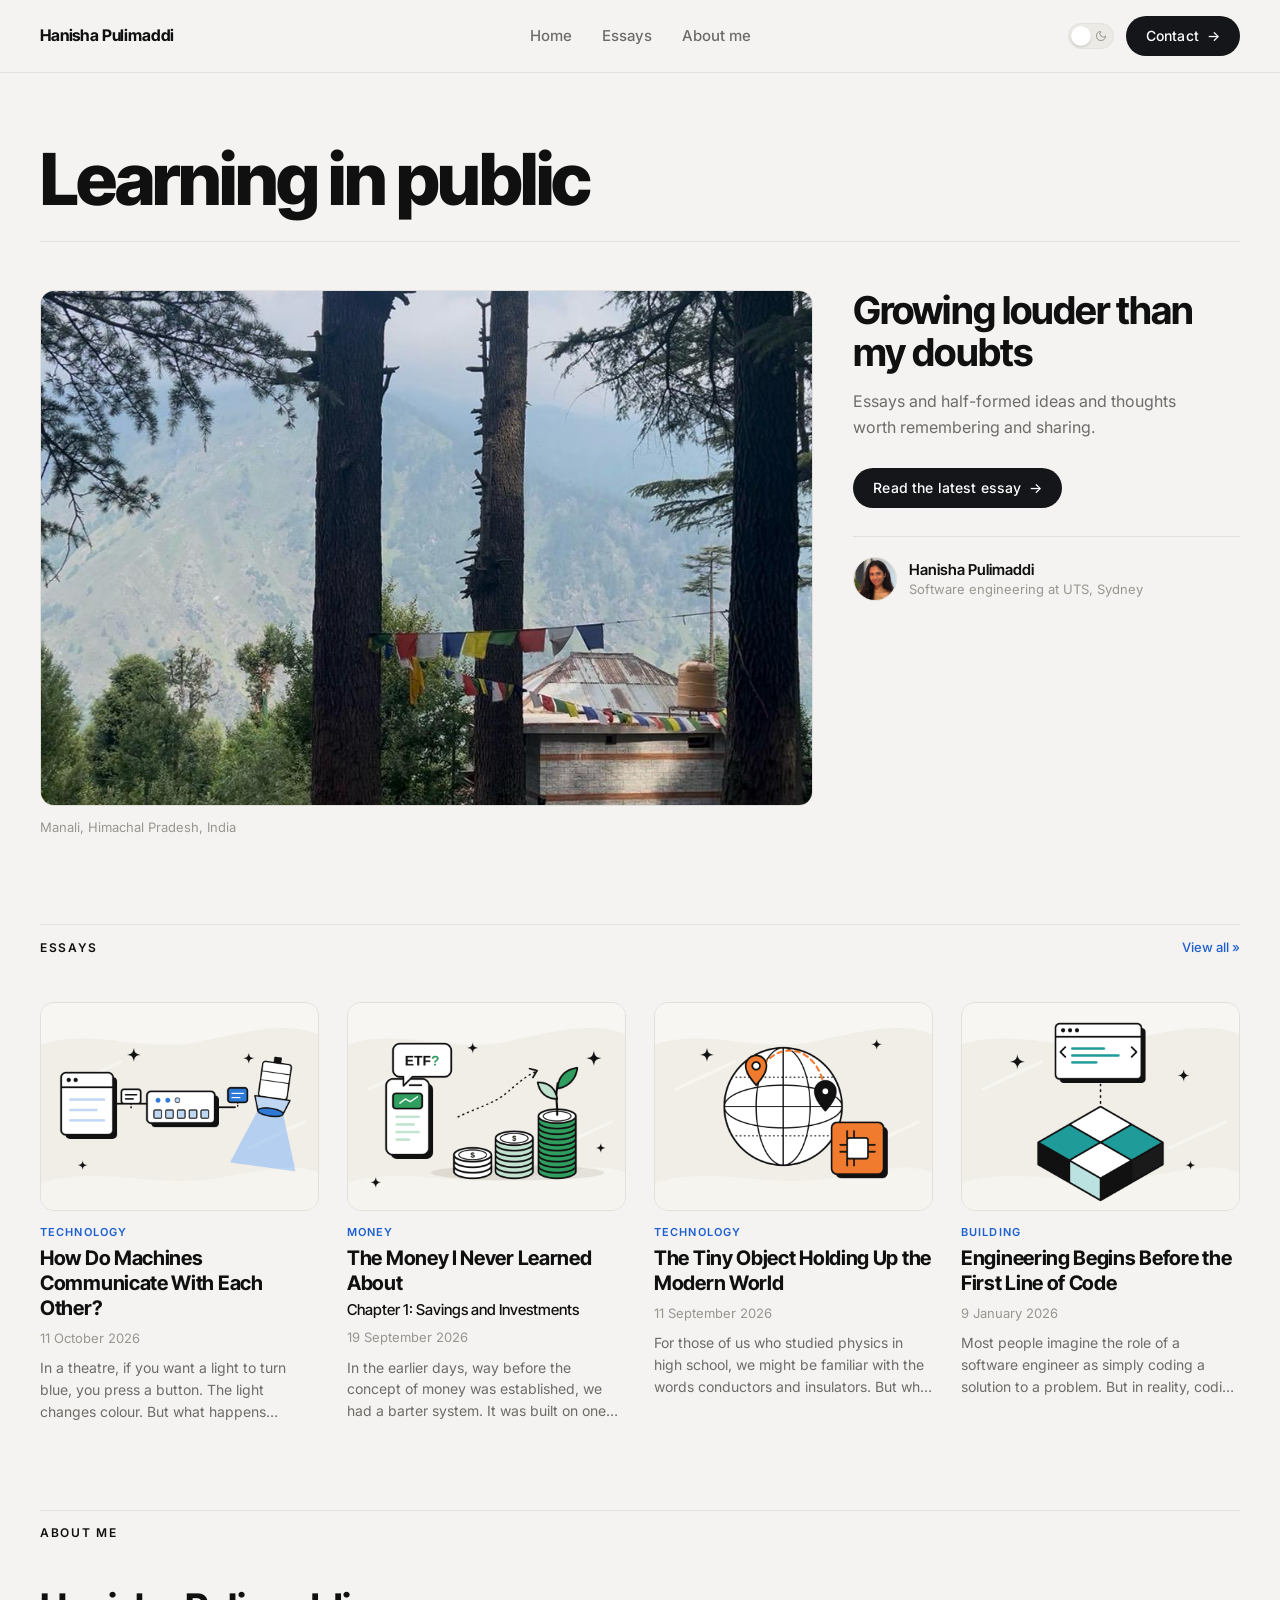
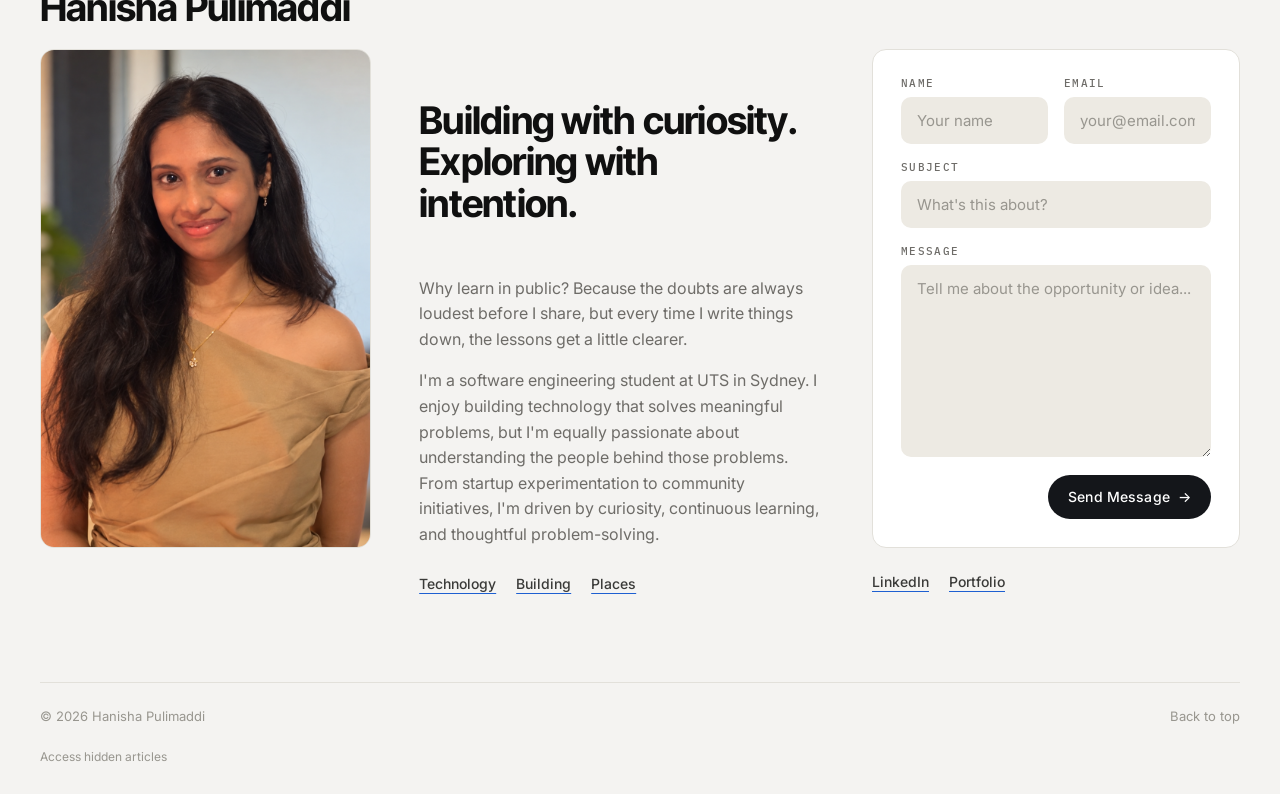
<file: index.html>
<!doctype html>
<html lang="en">
<head>
  <meta charset="UTF-8" />
  <meta name="viewport" content="width=device-width, initial-scale=1.0" />
  <meta name="color-scheme" content="light dark" />
  <meta name="description" content="Learning in public: essays and half-formed ideas by Hanisha Pulimaddi." />
  <title>Learning in public · Hanisha Pulimaddi</title>
  <script>
    // Apply a saved theme before first paint to avoid a flash. With no saved
    // choice, no attribute is set and the CSS follows the system setting.
    try {
      var saved = localStorage.getItem("theme");
      if (saved === "light" || saved === "dark") document.documentElement.setAttribute("data-theme", saved);
    } catch (e) {}
  </script>
  <link rel="preconnect" href="https://fonts.googleapis.com" />
  <link rel="preconnect" href="https://fonts.gstatic.com" crossorigin />
  <link rel="stylesheet" href="https://fonts.googleapis.com/css2?family=IBM+Plex+Mono:wght@400;500&family=Inter+Tight:wght@600;700;800&family=Inter:wght@400;500;600&display=swap" />
  <link rel="stylesheet" href="styles.css" />
</head>
<body id="top">

  <header class="site-header">
    <div class="container nav">
      <a class="nav__name" href="#top">Hanisha Pulimaddi</a>

      <nav class="nav__links" aria-label="Primary">
        <a href="#top">Home</a>
        <a href="#essays">Essays</a>
        <a href="#about">About me</a>
      </nav>

      <div class="nav__right">
        <button type="button" class="toggle" id="theme-toggle" aria-pressed="false" aria-label="Switch to dark theme">
          <svg class="toggle__icon toggle__icon--sun" viewBox="0 0 24 24" fill="none" stroke="currentColor" stroke-width="2" stroke-linecap="round" aria-hidden="true" focusable="false">
            <circle cx="12" cy="12" r="4" />
            <path d="M12 2v2M12 20v2M4.93 4.93l1.41 1.41M17.66 17.66l1.41 1.41M2 12h2M20 12h2M4.93 19.07l1.41-1.41M17.66 6.34l1.41-1.41" />
          </svg>
          <svg class="toggle__icon toggle__icon--moon" viewBox="0 0 24 24" fill="none" stroke="currentColor" stroke-width="2" stroke-linecap="round" stroke-linejoin="round" aria-hidden="true" focusable="false">
            <path d="M21 12.79A9 9 0 1 1 11.21 3 7 7 0 0 0 21 12.79Z" />
          </svg>
          <span class="toggle__knob" aria-hidden="true"></span>
        </button>
        <a class="btn btn--primary" href="#contact">Contact <span aria-hidden="true">→</span></a>
      </div>
    </div>
  </header>

  <main>
    <div class="container">

      <!-- Full essay, shown when the URL hash matches an essay slug -->
      <article class="essay" id="essay-view" aria-labelledby="essay-title" hidden>
        <a class="essay__back" href="#essays"><span aria-hidden="true">←</span> All essays</a>
        <header class="essay__head">
          <span class="card__category" id="essay-category"></span>
          <h1 class="essay__title" id="essay-title"></h1>
          <p class="essay__subtitle" id="essay-subtitle" hidden></p>
          <div class="byline">
            <span class="avatar avatar--lg" aria-hidden="true"><img src="Images/ProfilePicture.png" width="1203" height="1308" alt="" /></span>
            <div>
              <a class="byline__name" href="#about">Hanisha Pulimaddi</a>
              <p class="byline__meta"><time id="essay-date"></time> · <span id="essay-read"></span></p>
            </div>
          </div>
        </header>
        <hr class="rule" />
        <div class="essay__body" id="essay-body"></div>
        <div class="essay__foot">
          <a class="btn" href="#essays"><span aria-hidden="true">←</span> Back to all essays</a>
        </div>
      </article>

      <div id="home-view">

      <!-- Hero -->
      <section class="hero" aria-labelledby="hero-title">
        <h1 class="hero__title" id="hero-title">Learning in public</h1>
        <hr class="rule hero__rule" />
      </section>

      <!-- Featured -->
      <section class="featured" aria-labelledby="featured-title">
        <figure class="featured__figure">
          <img class="photo featured__media" src="Images/ThoughtsHeroPhoto.jpeg" width="1170" height="636" alt="Tall pines framing a misty mountain valley, with prayer flags strung above a small house" />
          <figcaption class="caption">Manali, Himachal Pradesh, India</figcaption>
        </figure>

        <div class="featured__body">
          <h2 class="featured__title" id="featured-title">Growing louder than my doubts</h2>
          <p class="lead featured__lead">Essays and half-formed ideas and thoughts worth remembering and sharing.</p>
          <a class="btn btn--primary featured__cta" id="latest-link" href="#essays">Read the latest essay <span aria-hidden="true">→</span></a>
          <hr class="rule featured__rule" />
          <div class="author">
            <span class="avatar" aria-hidden="true"><img src="Images/ProfilePicture.png" width="1203" height="1308" alt="" /></span>
            <div>
              <p class="author__name">Hanisha Pulimaddi</p>
              <p class="author__role">Software engineering at UTS, Sydney</p>
            </div>
          </div>
        </div>
      </section>

      <!-- Essays -->
      <section class="section" id="essays" aria-labelledby="essays-title">
        <div class="section-head">
          <h2 class="section-label" id="essays-title">Essays</h2>
          <button class="view-all" type="button" id="view-all" aria-controls="essay-grid" aria-expanded="false" hidden>View all »</button>
        </div>
        <div class="grid" id="essay-grid"></div>
      </section>

      <!-- About + contact -->
      <section class="section" id="about" aria-labelledby="about-title">
        <div class="section-head">
          <h2 class="section-label" id="about-title">About me</h2>
        </div>

        <div class="about">
          <h3 class="about__heading">Hanisha Pulimaddi</h3>
          <div class="about__photo">
            <img class="photo" src="Images/ProfilePicture.png" width="1203" height="1308" alt="Hanisha Pulimaddi" loading="lazy" />
          </div>

          <div class="about__text">
            <h4 class="about__heading">Building with curiosity. Exploring with intention.</h4>
            <p class="lead">Why learn in public? Because the doubts are always loudest before I share, but every time I write things down, the lessons get a little clearer.</p>
            <p class="lead">I'm a software engineering student at UTS in Sydney. I enjoy building technology that solves meaningful problems, but I'm equally passionate about understanding the people behind those problems. From startup experimentation to community initiatives, I'm driven by curiosity, continuous learning, and thoughtful problem-solving.</p>
          </div>

          <ul class="links about__topics" aria-label="Topics">
            <li><a href="#essays" data-topic="Technology">Technology</a></li>
            <li><a href="#essays" data-topic="Building">Building</a></li>
            <li><a href="#essays" data-topic="Places">Places</a></li>
          </ul>

          <div class="about__contact" id="contact">
            <form class="panel form" id="contact-form" novalidate>
              <div class="form__row">
                <div class="field">
                  <label class="field__label" for="f-name">Name</label>
                  <input class="field__input" id="f-name" name="name" type="text" autocomplete="name" placeholder="Your name" required />
                </div>
                <div class="field">
                  <label class="field__label" for="f-email">Email</label>
                  <input class="field__input" id="f-email" name="email" type="email" autocomplete="email" placeholder="your@email.com" required />
                </div>
              </div>
              <div class="field">
                <label class="field__label" for="f-subject">Subject</label>
                <input class="field__input" id="f-subject" name="subject" type="text" placeholder="What's this about?" />
              </div>
              <div class="field field--grow">
                <label class="field__label" for="f-message">Message</label>
                <textarea class="field__input field__input--area" id="f-message" name="message" rows="5" placeholder="Tell me about the opportunity or idea..." required></textarea>
              </div>
              <div class="form__actions">
                <button class="btn btn--primary btn--lg" type="submit">Send Message <span aria-hidden="true">→</span></button>
              </div>
              <p class="form__status" id="form-status" role="status" aria-live="polite"></p>
            </form>
          </div>

          <div class="links about__links">
            <a href="https://www.linkedin.com/in/hanisha-pulimaddi-368545190" target="_blank" rel="noopener">LinkedIn</a>
            <a href="https://hanishapulimaddi.github.io/Portfolio/" target="_blank" rel="noopener">Portfolio</a>
          </div>
        </div>
      </section>

      </div>

    </div>
  </main>

  <footer class="container">
    <div class="footer">
      <p>© 2026 Hanisha Pulimaddi</p>
      <a href="#top">Back to top</a>
    </div>
    <p class="footer__hidden"><a href="hidden.html">Access hidden articles</a></p>
  </footer>

  <script src="main.js"></script>
</body>
</html>
</file>
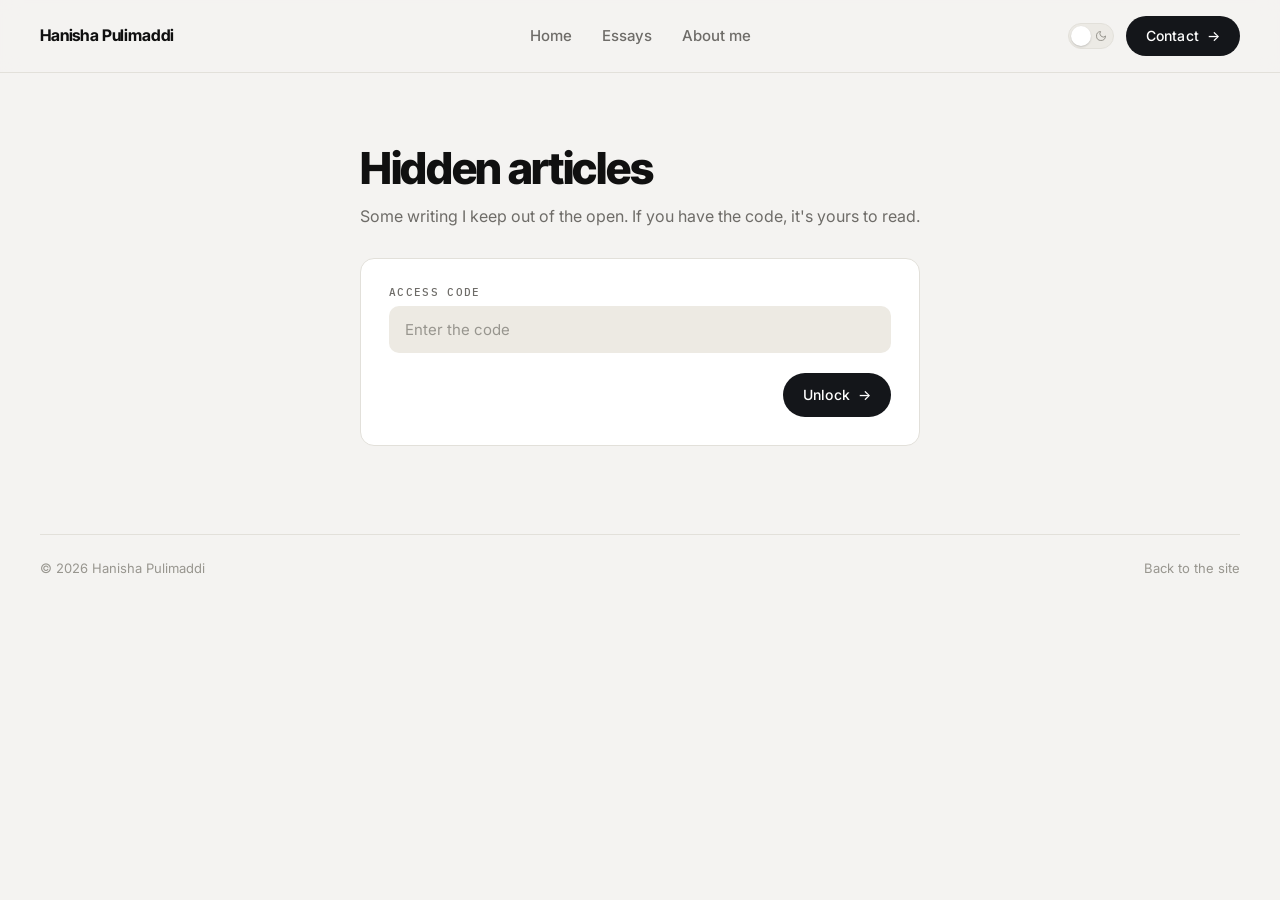
<file: hidden.html>
<!doctype html>
<html lang="en">
<head>
  <meta charset="UTF-8" />
  <meta name="viewport" content="width=device-width, initial-scale=1.0" />
  <meta name="color-scheme" content="light dark" />
  <meta name="robots" content="noindex, nofollow" />
  <title>Hidden articles · Hanisha Pulimaddi</title>
  <script>
    // Apply a saved theme before first paint to avoid a flash. With no saved
    // choice, no attribute is set and the CSS follows the system setting.
    try {
      var saved = localStorage.getItem("theme");
      if (saved === "light" || saved === "dark") document.documentElement.setAttribute("data-theme", saved);
    } catch (e) {}
  </script>
  <link rel="preconnect" href="https://fonts.googleapis.com" />
  <link rel="preconnect" href="https://fonts.gstatic.com" crossorigin />
  <link rel="stylesheet" href="https://fonts.googleapis.com/css2?family=IBM+Plex+Mono:wght@400;500&family=Inter+Tight:wght@600;700;800&family=Inter:wght@400;500;600&display=swap" />
  <link rel="stylesheet" href="styles.css" />
</head>
<body id="top">

  <header class="site-header">
    <div class="container nav">
      <a class="nav__name" href="index.html">Hanisha Pulimaddi</a>

      <nav class="nav__links" aria-label="Primary">
        <a href="index.html">Home</a>
        <a href="index.html#essays">Essays</a>
        <a href="index.html#about">About me</a>
      </nav>

      <div class="nav__right">
        <button type="button" class="toggle" id="theme-toggle" aria-pressed="false" aria-label="Switch to dark theme">
          <svg class="toggle__icon toggle__icon--sun" viewBox="0 0 24 24" fill="none" stroke="currentColor" stroke-width="2" stroke-linecap="round" aria-hidden="true" focusable="false">
            <circle cx="12" cy="12" r="4" />
            <path d="M12 2v2M12 20v2M4.93 4.93l1.41 1.41M17.66 17.66l1.41 1.41M2 12h2M20 12h2M4.93 19.07l1.41-1.41M17.66 6.34l1.41-1.41" />
          </svg>
          <svg class="toggle__icon toggle__icon--moon" viewBox="0 0 24 24" fill="none" stroke="currentColor" stroke-width="2" stroke-linecap="round" stroke-linejoin="round" aria-hidden="true" focusable="false">
            <path d="M21 12.79A9 9 0 1 1 11.21 3 7 7 0 0 0 21 12.79Z" />
          </svg>
          <span class="toggle__knob" aria-hidden="true"></span>
        </button>
        <a class="btn btn--primary" href="index.html#contact">Contact <span aria-hidden="true">→</span></a>
      </div>
    </div>
  </header>

  <main>
    <div class="container">

      <!-- 1. Locked: the passphrase that opens the list of titles -->
      <section class="gate" id="gate-view" aria-labelledby="gate-title">
        <h1 class="gate__title" id="gate-title">Hidden articles</h1>
        <p class="gate__lead">Some writing I keep out of the open. If you have the code, it's yours to read.</p>
        <form class="panel gate__form" id="gate-form" novalidate>
          <div class="field">
            <label class="field__label" for="gate-pass">Access code</label>
            <input class="field__input" id="gate-pass" type="password" autocomplete="off" placeholder="Enter the code" required />
          </div>
          <div class="form__actions">
            <button class="btn btn--primary btn--lg" type="submit" id="gate-submit">Unlock <span aria-hidden="true">→</span></button>
          </div>
          <p class="form__status" id="gate-status" role="status" aria-live="polite"></p>
        </form>
      </section>

      <!-- 2. Unlocked: the titles, each still locked on its own -->
      <section class="section hidden-list-view" id="list-view" aria-labelledby="list-title" hidden>
        <div class="section-head">
          <h2 class="section-label" id="list-title">Hidden articles</h2>
          <button class="view-all" type="button" id="lock-again">Lock again</button>
        </div>
        <div class="grid" id="hidden-list"></div>
      </section>

      <!-- 3. One article: locked until its own code is entered -->
      <article class="essay" id="article-view" aria-labelledby="article-title" hidden>
        <button class="essay__back" type="button" id="article-back"><span aria-hidden="true">←</span> All hidden articles</button>
        <header class="essay__head">
          <span class="card__category">Hidden</span>
          <h1 class="essay__title" id="article-title"></h1>
          <p class="essay__subtitle" id="article-subtitle" hidden></p>
          <div class="byline">
            <span class="avatar avatar--lg" aria-hidden="true"><img src="Images/ProfilePicture.png" width="1203" height="1308" alt="" /></span>
            <div>
              <a class="byline__name" href="index.html#about">Hanisha Pulimaddi</a>
              <p class="byline__meta"><time id="article-date"></time></p>
            </div>
          </div>
        </header>
        <hr class="rule" />

        <form class="panel gate__form gate__form--inline" id="article-form" novalidate>
          <div class="field">
            <label class="field__label" for="article-pass">Code for this article</label>
            <input class="field__input" id="article-pass" type="password" autocomplete="off" placeholder="Enter the code" required />
          </div>
          <div class="form__actions">
            <button class="btn btn--primary btn--lg" type="submit" id="article-submit">Open <span aria-hidden="true">→</span></button>
          </div>
          <p class="form__status" id="article-status" role="status" aria-live="polite"></p>
        </form>

        <div class="essay__body" id="article-body" hidden></div>
        <div class="essay__foot">
          <button class="btn" type="button" id="article-back-foot"><span aria-hidden="true">←</span> Back to hidden articles</button>
        </div>
      </article>

    </div>
  </main>

  <footer class="container">
    <div class="footer">
      <p>© 2026 Hanisha Pulimaddi</p>
      <a href="index.html">Back to the site</a>
    </div>
  </footer>

  <script src="main.js"></script>
  <script src="hidden.js"></script>
</body>
</html>
</file>
<file: styles.css>
/* ==========================================================================
   Tokens
   ========================================================================== */

:root {
  --bg: #F4F3F1;
  --surface: #FFFFFF;
  --ink: #101010;
  --ink-2: #3A3A38;
  --muted: #6E6C68;
  --faint: #98968F;
  --hairline: #E2E0DA;
  --chip: #ECEAE5;
  --accent: #1D5FD1;
  --btn: #14161A;
  --btn-ink: #FFFFFF;
  --field: #EDEAE3;
  --good: #1E7B3C;
  --bad: #B42318;

  --font-display: "Inter Tight", "Helvetica Neue", Arial, sans-serif;
  --font-body: "Inter", "Helvetica Neue", Arial, sans-serif;
  --font-mono: "IBM Plex Mono", ui-monospace, Menlo, monospace;

  --r-pill: 999px;
  --r-block: 14px;
  --r-input: 10px;

  --gutter: 24px;
  --section-gap: 56px;
  --fade: 150ms ease;

  color-scheme: light;
}

@media (prefers-color-scheme: dark) {
  :root:not([data-theme="light"]) {
    --bg: #121211;
    --surface: #1A1A19;
    --ink: #F2F1EE;
    --ink-2: #D8D6D1;
    --muted: #A3A19B;
    --faint: #7C7A74;
    --hairline: #2C2C2A;
    --chip: #232321;
    --accent: #6BA4FF;
    --btn: #F2F1EE;
    --btn-ink: #14161A;
    --field: #202020;
    --good: #5FD08A;
    --bad: #FF8B7E;
    color-scheme: dark;
  }
}

:root[data-theme="dark"] {
  --bg: #121211;
  --surface: #1A1A19;
  --ink: #F2F1EE;
  --ink-2: #D8D6D1;
  --muted: #A3A19B;
  --faint: #7C7A74;
  --hairline: #2C2C2A;
  --chip: #232321;
  --accent: #6BA4FF;
  --btn: #F2F1EE;
  --btn-ink: #14161A;
  --field: #202020;
  --good: #5FD08A;
  --bad: #FF8B7E;
  color-scheme: dark;
}

:root[data-theme="light"] {
  --bg: #F4F3F1;
  --surface: #FFFFFF;
  --ink: #101010;
  --ink-2: #3A3A38;
  --muted: #6E6C68;
  --faint: #98968F;
  --hairline: #E2E0DA;
  --chip: #ECEAE5;
  --accent: #1D5FD1;
  --btn: #14161A;
  --btn-ink: #FFFFFF;
  --field: #EDEAE3;
  --good: #1E7B3C;
  --bad: #B42318;
  color-scheme: light;
}

@media (min-width: 720px) {
  :root { --section-gap: 88px; }
}

@media (min-width: 1024px) {
  :root { --gutter: 40px; }
}

/* ==========================================================================
   Base
   ========================================================================== */

*,
*::before,
*::after { box-sizing: border-box; }

html {
  scroll-behavior: smooth;
  scroll-padding-top: 88px;
  -webkit-text-size-adjust: 100%;
}

body {
  margin: 0;
  background: var(--bg);
  color: var(--muted);
  font-family: var(--font-body);
  font-size: 16px;
  line-height: 1.6;
  -webkit-font-smoothing: antialiased;
  -moz-osx-font-smoothing: grayscale;
}

h1, h2, h3, p, ul { margin: 0; }
ul { padding: 0; list-style: none; }

a {
  color: inherit;
  transition: color var(--fade), background-color var(--fade), text-decoration-color var(--fade);
}

:focus-visible {
  outline: 2px solid var(--accent);
  outline-offset: 2px;
}

a:focus-visible:not(.btn) { border-radius: 4px; }

.container {
  width: 100%;
  max-width: 1280px;
  margin: 0 auto;
  padding: 0 var(--gutter);
}

.rule {
  height: 0;
  margin: 0;
  border: 0;
  border-top: 1px solid var(--hairline);
}

.lead {
  font-size: 16px;
  font-weight: 400;
  line-height: 1.6;
  color: var(--muted);
}

/* ==========================================================================
   Components
   ========================================================================== */

/* Image placeholder */
.ph {
  display: flex;
  flex-direction: column;
  align-items: center;
  justify-content: center;
  gap: 10px;
  width: 100%;
  background: var(--chip);
  border: 1px solid var(--hairline);
  border-radius: var(--r-block);
  color: var(--ink);
}

.ph__icon {
  width: 40px;
  height: 40px;
  opacity: 0.45;
}

.ph__label {
  font-family: var(--font-mono);
  font-size: 10px;
  font-weight: 500;
  line-height: 1;
  letter-spacing: 0.12em;
  text-transform: uppercase;
  color: var(--faint);
}

/* Photo: fills the same frame a .ph would */
.photo {
  display: block;
  width: 100%;
  height: auto;
  object-fit: cover;
  background: var(--chip);
  border: 1px solid var(--hairline);
  border-radius: var(--r-block);
}

.about__photo { object-position: 50% 20%; }

/* Button */
.btn {
  display: inline-flex;
  align-items: center;
  justify-content: center;
  gap: 8px;
  height: 40px;
  padding: 0 20px;
  background: var(--chip);
  border: 1px solid var(--hairline);
  border-radius: var(--r-pill);
  color: var(--ink);
  font-family: var(--font-body);
  font-size: 14px;
  font-weight: 500;
  line-height: 1;
  letter-spacing: 0.01em;
  text-decoration: none;
  white-space: nowrap;
  cursor: pointer;
  transition: color var(--fade), background-color var(--fade);
}

.btn:hover { background: var(--hairline); }

.btn--primary {
  background: var(--btn);
  color: var(--btn-ink);
  border: 0;
}

.btn--primary:hover { background: color-mix(in srgb, var(--btn) 84%, var(--bg)); }

.btn--lg { height: 44px; }

/* Section head */
.section-head {
  display: flex;
  align-items: baseline;
  justify-content: space-between;
  gap: 16px;
  padding: 16px 0;
  margin-bottom: 32px;
  border-top: 1px solid var(--hairline);
}

.section-label {
  font-family: var(--font-body);
  font-size: 12px;
  font-weight: 600;
  line-height: 1;
  letter-spacing: 0.14em;
  text-transform: uppercase;
  color: var(--ink);
}

.view-all {
  padding: 0;
  border: 0;
  background: none;
  font: inherit;
  cursor: pointer;
  font-size: 13px;
  font-weight: 500;
  line-height: 1;
  color: var(--accent);
  text-decoration: none;
}

.view-all:hover { text-decoration: underline; }

.view-all[hidden] { display: none; }

.section { margin-top: var(--section-gap); }

/* Theme toggle */
.toggle {
  position: relative;
  flex: none;
  width: 46px;
  height: 26px;
  padding: 0;
  background: var(--chip);
  border: 1px solid var(--hairline);
  border-radius: var(--r-pill);
  color: var(--faint);
  cursor: pointer;
}

.toggle__icon {
  position: absolute;
  top: 50%;
  width: 12px;
  height: 12px;
  margin-top: -6px;
}

.toggle__icon--sun { left: 6px; }
.toggle__icon--moon { right: 6px; }

.toggle__knob {
  position: absolute;
  top: 2px;
  left: 2px;
  width: 20px;
  height: 20px;
  border-radius: 50%;
  background: var(--surface);
  box-shadow: 0 1px 2px rgba(0, 0, 0, 0.18);
  transition: transform 180ms ease;
}

.toggle[aria-pressed="true"] .toggle__knob { transform: translateX(20px); }

/* ==========================================================================
   Navigation
   ========================================================================== */

.site-header {
  position: sticky;
  top: 0;
  z-index: 50;
  background: var(--bg);
  background: color-mix(in srgb, var(--bg) 85%, transparent);
  -webkit-backdrop-filter: blur(10px);
  backdrop-filter: blur(10px);
  border-bottom: 1px solid var(--hairline);
}

.nav {
  display: grid;
  grid-template-columns: 1fr auto 1fr;
  align-items: center;
  column-gap: 12px;
  height: 72px;
}

.nav__name {
  justify-self: start;
  min-width: 0;
  font-family: var(--font-display);
  font-size: 16px;
  font-weight: 700;
  letter-spacing: -0.01em;
  color: var(--ink);
  text-decoration: none;
  white-space: nowrap;
  overflow: hidden;
  text-overflow: ellipsis;
}

.nav__links {
  display: flex;
  gap: 2px;
}

.nav__links a {
  padding: 8px 14px;
  border-radius: 8px;
  font-size: 15px;
  font-weight: 500;
  line-height: 1.2;
  color: var(--muted);
  text-decoration: none;
  white-space: nowrap;
}

.nav__links a:hover {
  color: var(--ink);
  background: var(--chip);
}

.nav__right {
  justify-self: end;
  display: flex;
  align-items: center;
  gap: 12px;
}

@media (max-width: 719px) {
  .nav {
    grid-template-columns: 1fr auto;
    row-gap: 6px;
    height: auto;
    padding-top: 10px;
    padding-bottom: 10px;
  }

  .nav__links {
    grid-column: 1 / -1;
    grid-row: 2;
    overflow-x: auto;
    scrollbar-width: none;
    margin: 0 -10px;
    padding: 2px 0;
  }

  .nav__links::-webkit-scrollbar { display: none; }

  .nav__links a { padding: 8px 10px; }
}

@media (max-width: 399px) {
  .nav__name { font-size: 15px; }
  .nav__right { gap: 8px; }
  .nav__right .btn { padding: 0 14px; }
}

/* ==========================================================================
   Hero
   ========================================================================== */

.hero { padding-top: 44px; }

.hero__title {
  max-width: 15ch;
  font-family: var(--font-display);
  font-size: clamp(44px, 5.6vw, 76px);
  font-weight: 800;
  line-height: 0.95;
  letter-spacing: -0.035em;
  color: var(--ink);
}

.hero__rule { margin: 28px 0 48px; }

@media (min-width: 720px) {
  .hero { padding-top: 72px; }
}

/* ==========================================================================
   Featured
   ========================================================================== */

.featured {
  display: grid;
  grid-template-columns: 2fr 1fr;
  gap: 40px;
  align-items: start;
}

.featured__figure { margin: 0; }

.featured__media { aspect-ratio: 3 / 2; }

.caption {
  margin-top: 12px;
  font-size: 13px;
  line-height: 1.4;
  color: var(--faint);
}

.featured__body {
  display: flex;
  flex-direction: column;
  align-items: flex-start;
}

.featured__title {
  font-family: var(--font-display);
  font-size: clamp(30px, 3vw, 40px);
  font-weight: 700;
  line-height: 1.08;
  letter-spacing: -0.025em;
  color: var(--ink);
}

.featured__lead {
  margin-top: 16px;
  max-width: 34ch;
}

.featured__cta { margin-top: 28px; }

.featured__rule {
  align-self: stretch;
  margin: 28px 0 20px;
}

.author {
  display: flex;
  align-items: center;
  gap: 12px;
}

.avatar {
  display: inline-flex;
  align-items: center;
  justify-content: center;
  flex: none;
  width: 44px;
  height: 44px;
  border-radius: 50%;
  background: var(--chip);
  border: 1px solid var(--hairline);
  overflow: hidden;
}

/* The profile photo is a waist-up shot; zoom the small circle in on the face. */
.avatar img {
  width: 100%;
  height: 100%;
  object-fit: cover;
  object-position: 50% 0;
  transform: scale(1.5);
  transform-origin: 41% 6%;
}

.author__name {
  font-family: var(--font-display);
  font-size: 15px;
  font-weight: 600;
  line-height: 1.3;
  color: var(--ink);
}

.author__role {
  font-size: 13px;
  line-height: 1.4;
  color: var(--faint);
}

@media (max-width: 899px) {
  .featured {
    grid-template-columns: 1fr;
    gap: 28px;
  }

  .featured__media { aspect-ratio: 16 / 9; }
}

/* ==========================================================================
   Essay grid
   ========================================================================== */

.grid {
  display: grid;
  grid-template-columns: repeat(4, minmax(0, 1fr));
  column-gap: 28px;
  row-gap: 56px;
}

/* Only the newest essays show until "View all" expands the grid. */
.grid.is-collapsed > .card:nth-child(n + 5) { display: none; }

.card__link {
  display: block;
  color: inherit;
  text-decoration: none;
}

.card__media { aspect-ratio: 4 / 3; }

.card__category {
  display: block;
  margin-top: 16px;
  font-size: 11px;
  font-weight: 600;
  line-height: 1;
  letter-spacing: 0.10em;
  text-transform: uppercase;
  color: var(--accent);
}

.card__title {
  margin-top: 8px;
  font-family: var(--font-display);
  font-size: 20px;
  font-weight: 700;
  line-height: 1.25;
  letter-spacing: -0.015em;
  color: var(--ink);
  text-decoration: underline 2px transparent;
  text-underline-offset: 4px;
  transition: text-decoration-color var(--fade);
}

.card__link:hover .card__title { text-decoration-color: currentColor; }

.card__subtitle {
  margin-top: 4px;
  font-family: var(--font-display);
  font-size: 15px;
  font-weight: 500;
  line-height: 1.35;
  color: var(--ink);
}

.card__date {
  display: block;
  margin-top: 8px;
  font-size: 13px;
  line-height: 1.4;
  color: var(--faint);
}

.card__excerpt {
  margin-top: 10px;
  font-size: 14px;
  line-height: 1.55;
  color: var(--muted);
  display: -webkit-box;
  -webkit-box-orient: vertical;
  -webkit-line-clamp: 3;
  line-clamp: 3;
  overflow: hidden;
}

@media (max-width: 1199px) {
  .grid { grid-template-columns: repeat(3, minmax(0, 1fr)); }
}

@media (max-width: 899px) {
  .grid { grid-template-columns: repeat(2, minmax(0, 1fr)); }
}

@media (max-width: 599px) {
  .grid { grid-template-columns: minmax(0, 1fr); }
}

/* ==========================================================================
   About + contact
   ========================================================================== */

/* Row 1: heading. Row 2: photo, text and contact card, sharing top and
   bottom edges. The photo takes no height of its own on desktop (the image
   is absolutely positioned), so it is exactly as tall as the card; the card
   stretches too if the text is taller, with the message box taking the
   extra. Row 3: the topic links and LinkedIn/Portfolio, side by side. */
.about {
  display: grid;
  grid-template-columns: 0.9fr 1.1fr 1fr;
  column-gap: 48px;
  align-items: start;
}

.about > .about__heading { grid-column: 1; grid-row: 1; margin-bottom: 20px; }
.about__photo { grid-column: 1; grid-row: 2; align-self: stretch; }
.about__text { grid-column: 2; grid-row: 2; align-self: end; }
.about__contact {
  grid-column: 3;
  grid-row: 2;
  align-self: stretch;
  display: flex;
  flex-direction: column;
}
.about__contact .panel { flex: 1; }
.about__topics { grid-column: 2; grid-row: 3; margin-top: 24px; }
.about__links { grid-column: 3; grid-row: 3; margin-top: 24px; }

.about__photo { position: relative; width: 100%; }

.about__photo .photo {
  position: absolute;
  inset: 0;
  height: 100%;
  object-position: 50% 20%;
}

.about > * { min-width: 0; }

.about__heading {
  font-family: var(--font-display);
  font-size: clamp(28px, 3vw, 38px);
  font-weight: 700;
  line-height: 1.1;
  letter-spacing: -0.02em;
  color: var(--ink);
}

.about__text .lead { max-width: 40ch; }
.about__text .lead + .lead { margin-top: 16px; }

.panel {
  padding: 28px;
  background: var(--surface);
  border: 1px solid var(--hairline);
  border-radius: var(--r-block);
}

.form {
  display: flex;
  flex-direction: column;
  gap: 18px;
}

.form__row {
  display: grid;
  grid-template-columns: repeat(2, minmax(0, 1fr));
  gap: 16px;
}

.field {
  display: flex;
  flex-direction: column;
  gap: 8px;
  min-width: 0;
}

.field__label {
  font-family: var(--font-mono);
  font-size: 11px;
  font-weight: 500;
  line-height: 1;
  letter-spacing: 0.12em;
  text-transform: uppercase;
  color: var(--muted);
}

.field__input {
  width: 100%;
  padding: 13px 16px;
  background: var(--field);
  border: 0;
  border-radius: var(--r-input);
  font-family: var(--font-body);
  font-size: 15px;
  line-height: 1.4;
  color: var(--ink);
  -webkit-appearance: none;
  appearance: none;
}

.field__input::placeholder {
  color: var(--faint);
  opacity: 1;
}

.field__input:focus { outline: none; }

.field__input:focus-visible,
.field__input:focus {
  outline: 2px solid var(--accent);
  outline-offset: 2px;
}

.field__input--area {
  min-height: 140px;
  resize: vertical;
}

.field--grow { flex: 1; }
.field--grow .field__input--area { flex: 1; }

.form__actions {
  display: flex;
  justify-content: flex-end;
}

.form__status {
  margin-top: -8px;
  font-size: 13px;
  line-height: 1.4;
  color: var(--faint);
  text-align: right;
}

.form__status:empty { display: none; }

.links {
  display: flex;
  flex-wrap: wrap;
  gap: 20px;
  line-height: 1.4;
}

.links a {
  font-size: 14px;
  font-weight: 500;
  color: var(--ink-2);
  text-decoration: underline 1px var(--accent);
  text-underline-offset: 4px;
}

.links a:hover { color: var(--ink); }

@media (max-width: 1099px) {
  .form__row { grid-template-columns: minmax(0, 1fr); }
}

@media (max-width: 1023px) {
  .about { grid-template-columns: repeat(2, minmax(0, 1fr)); }

  /* At least 3:4, and taller if the text beside it is taller. */
  .about__photo { aspect-ratio: 3 / 4; }

  .about__contact {
    grid-column: 1 / -1;
    grid-row: 4;
    margin-top: 48px;
  }

  .about__links {
    grid-column: 1 / -1;
    grid-row: 5;
    margin-top: 20px;
  }
}

@media (max-width: 719px) {
  .about { grid-template-columns: minmax(0, 1fr); }

  .about > *,
  .about > .about__heading { grid-column: 1; grid-row: auto; }
  .about__text { align-self: start; margin-top: 32px; }
  .about__contact { margin-top: 40px; }

  .panel { padding: 22px; }
}

/* ==========================================================================
   Essay (article view)
   ========================================================================== */

.essay {
  max-width: 720px;
  margin: 0 auto;
  padding-top: 44px;
}

.essay__back {
  display: inline-block;
  font-size: 14px;
  font-weight: 500;
  color: var(--muted);
  text-decoration: none;
}

.essay__back:hover { color: var(--ink); }

.essay__head { margin: 40px 0 32px; }

.essay__title {
  margin-top: 12px;
  font-family: var(--font-display);
  font-size: clamp(36px, 5vw, 60px);
  font-weight: 800;
  line-height: 1.02;
  letter-spacing: -0.03em;
  color: var(--ink);
  text-wrap: balance;
}

.essay__subtitle {
  margin-top: 14px;
  font-family: var(--font-display);
  font-size: clamp(20px, 2.4vw, 28px);
  font-weight: 500;
  line-height: 1.2;
  letter-spacing: -0.01em;
  color: var(--ink);
  text-wrap: balance;
}

.essay__subtitle[hidden] { display: none; }

/* Focus is moved here for screen readers on open; it isn't interactive. */
.essay__title:focus { outline: none; }

.byline {
  display: flex;
  align-items: center;
  gap: 16px;
  margin-top: 28px;
}

.avatar--lg {
  width: 56px;
  height: 56px;
}

.byline__name {
  font-family: var(--font-display);
  font-size: 17px;
  font-weight: 600;
  line-height: 1.3;
  color: var(--ink);
  text-decoration: underline 1px var(--accent);
  text-underline-offset: 4px;
}

.byline__name:hover { text-decoration-thickness: 2px; }

.byline__meta {
  margin-top: 6px;
  font-family: var(--font-mono);
  font-size: 12px;
  line-height: 1.4;
  color: var(--muted);
}

.essay__body { padding-top: 32px; }

.essay__body p {
  font-size: 17px;
  line-height: 1.75;
  color: var(--ink-2);
}

.essay__body p + p { margin-top: 1.25em; }

.essay__figure { margin: 40px 0 0; }

.essay__figure figcaption {
  margin-top: 10px;
  font-size: 13px;
  line-height: 1.4;
  color: var(--muted);
  text-align: center;
}

.essay__note {
  margin-bottom: 32px;
  padding: 18px 20px;
  background: var(--chip);
  border: 1px solid var(--hairline);
  border-radius: var(--r-block);
}

.essay__note-label {
  display: block;
  margin-bottom: 10px;
  font-family: var(--font-mono);
  font-size: 11px;
  font-weight: 500;
  line-height: 1;
  letter-spacing: 0.12em;
  text-transform: uppercase;
  color: var(--muted);
}

.essay__body .essay__note p {
  font-size: 15px;
  line-height: 1.6;
  font-style: italic;
  color: var(--muted);
}

.essay__refs {
  margin-top: 48px;
  padding-top: 20px;
  border-top: 1px solid var(--hairline);
}

.essay__refs h2 {
  margin-bottom: 14px;
  font-size: 12px;
  font-weight: 600;
  line-height: 1;
  letter-spacing: 0.14em;
  text-transform: uppercase;
  color: var(--ink);
}

.essay__refs li {
  font-size: 13px;
  line-height: 1.55;
  color: var(--muted);
  overflow-wrap: anywhere;
}

.essay__refs li + li { margin-top: 10px; }

.essay__refs a {
  color: var(--ink-2);
  text-decoration: underline 1px var(--accent);
  text-underline-offset: 3px;
}

.essay__refs a:hover { color: var(--ink); }

/* "So the pattern is: A > B > C" statements that recur through an essay */
.essay__body .essay__flow {
  margin: 1.75em 0;
  padding: 12px 16px;
  background: var(--chip);
  border-left: 2px solid var(--accent);
  border-radius: 0 var(--r-input) var(--r-input) 0;
  font-family: var(--font-mono);
  font-size: 13px;
  line-height: 1.7;
  color: var(--ink);
}

.essay__flow-label {
  display: block;
  margin-bottom: 2px;
  color: var(--muted);
}

.essay__flow-arrow { color: var(--accent); }

/* Quiz */
.quiz {
  margin-top: 48px;
  padding-top: 28px;
  border-top: 1px solid var(--hairline);
}

.quiz [hidden] { display: none; }

.quiz__title {
  font-family: var(--font-display);
  font-size: clamp(24px, 3vw, 30px);
  font-weight: 700;
  line-height: 1.15;
  letter-spacing: -0.02em;
  color: var(--ink);
}

/* Focus lands here on "Retry quiz"; it isn't interactive. */
.quiz__title:focus { outline: none; }

.essay__body .quiz__intro { margin-top: 12px; }

.quiz__list {
  display: grid;
  gap: 20px;
  margin: 28px 0 0;
  padding: 0;
  list-style: none;
}

.quiz__question { min-width: 0; }

.quiz__num {
  display: block;
  font-family: var(--font-mono);
  font-size: 11px;
  font-weight: 500;
  line-height: 1;
  letter-spacing: 0.12em;
  text-transform: uppercase;
  color: var(--muted);
}

.quiz__heading {
  margin: 10px 0 0;
  font-family: var(--font-display);
  font-size: 20px;
  font-weight: 700;
  line-height: 1.25;
  letter-spacing: -0.015em;
  color: var(--ink);
}

.essay__body .quiz__scenario {
  margin-top: 8px;
  font-size: 16px;
  line-height: 1.65;
}

.quiz__fieldset {
  min-width: 0;
  margin: 18px 0 0;
  padding: 0;
  border: 0;
}

.quiz__prompt {
  padding: 0;
  font-size: 16px;
  font-weight: 600;
  line-height: 1.5;
  color: var(--ink);
}

.quiz__options {
  display: grid;
  gap: 10px;
  margin-top: 12px;
}

.quiz__option {
  display: grid;
  grid-template-columns: auto auto minmax(0, 1fr);
  align-items: start;
  column-gap: 10px;
  min-height: 48px;
  padding: 12px 14px;
  background: var(--bg);
  border: 1px solid var(--hairline);
  border-radius: var(--r-input);
  font-size: 15px;
  line-height: 1.5;
  color: var(--ink-2);
  cursor: pointer;
  transition: border-color var(--fade), background-color var(--fade);
}

.quiz__option input {
  width: 18px;
  height: 18px;
  margin: 2px 0 0;
  accent-color: var(--accent);
  cursor: inherit;
}

.quiz__letter {
  font-family: var(--font-mono);
  font-weight: 500;
  color: var(--ink);
}

.quiz__tag {
  grid-column: 3;
  margin-top: 6px;
  font-family: var(--font-mono);
  font-size: 11px;
  font-weight: 500;
  line-height: 1.3;
  letter-spacing: 0.08em;
  text-transform: uppercase;
}

.quiz__option:hover { border-color: var(--faint); }

.quiz__option:has(input:checked) {
  background: var(--chip);
  border-color: var(--accent);
  color: var(--ink);
}

/* The whole option shows focus, so the radio's own ring isn't needed. */
@supports selector(:has(*)) {
  .quiz__option input:focus-visible { outline: none; }
  .quiz__option:has(input:focus-visible) {
    outline: 2px solid var(--accent);
    outline-offset: 2px;
  }
}

.quiz__fieldset:disabled .quiz__option { cursor: default; }
.quiz__fieldset:disabled .quiz__option:hover { border-color: var(--hairline); }

.quiz .quiz__option.is-correct {
  background: color-mix(in srgb, var(--good) 10%, var(--surface));
  border-color: var(--good);
}

.quiz .quiz__option.is-incorrect {
  background: color-mix(in srgb, var(--bad) 8%, var(--surface));
  border-color: var(--bad);
}

.quiz__option.is-correct .quiz__tag { color: var(--good); }
.quiz__option.is-incorrect .quiz__tag { color: var(--bad); }

.essay__body .quiz__error {
  font-size: 14px;
  line-height: 1.5;
  color: var(--bad);
}

.essay__body .quiz__error:not(:empty) { margin-top: 12px; }

.quiz__feedback {
  margin-top: 16px;
  padding: 14px 16px;
  background: var(--chip);
  border-left: 3px solid var(--hairline);
  border-radius: 0 var(--r-input) var(--r-input) 0;
}

.quiz__feedback:empty { display: none; }

/* Focus is moved here after checking so it is read out; it isn't interactive. */
.quiz__feedback:focus { outline: none; }

.quiz__feedback.is-correct { border-left-color: var(--good); }
.quiz__feedback.is-incorrect { border-left-color: var(--bad); }

.essay__body .quiz__feedback p {
  font-size: 15px;
  line-height: 1.6;
}

.essay__body .quiz__feedback p + p { margin-top: 6px; }

.essay__body .quiz__feedback .quiz__verdict {
  font-weight: 600;
  color: var(--ink);
}

.quiz__feedback.is-correct .quiz__verdict span { color: var(--good); }
.quiz__feedback.is-incorrect .quiz__verdict span { color: var(--bad); }

.quiz__actions {
  display: flex;
  flex-wrap: wrap;
  gap: 12px;
  margin-top: 18px;
}

.quiz__summary {
  display: flex;
  flex-wrap: wrap;
  align-items: center;
  justify-content: space-between;
  gap: 12px 20px;
  margin-top: 20px;
}

.essay__body .quiz__score {
  font-family: var(--font-display);
  font-size: 18px;
  font-weight: 600;
  line-height: 1.3;
  color: var(--ink);
}

.essay__foot { margin-top: 56px; }

@media (min-width: 720px) {
  .essay { padding-top: 72px; }
}

/* ==========================================================================
   Footer
   ========================================================================== */

.footer {
  display: flex;
  flex-wrap: wrap;
  justify-content: space-between;
  gap: 8px 24px;
  margin-top: var(--section-gap);
  padding-top: 24px;
  padding-bottom: 24px;
  border-top: 1px solid var(--hairline);
  font-size: 13px;
  line-height: 1.4;
  color: var(--faint);
}

.footer a {
  color: var(--faint);
  text-decoration: none;
}

.footer a:hover { color: var(--ink); }

.footer__hidden {
  padding-bottom: 28px;
  font-size: 12px;
  line-height: 1.4;
  color: var(--faint);
}

.footer__hidden a {
  color: var(--faint);
  text-decoration: none;
}

.footer__hidden a:hover { color: var(--ink); }

/* ==========================================================================
   Hidden articles (hidden.html)
   ========================================================================== */

.gate {
  max-width: 560px;
  margin: 0 auto;
  padding-top: 72px;
}

.gate__title {
  font-family: var(--font-display);
  font-size: clamp(32px, 4vw, 44px);
  font-weight: 800;
  line-height: 1.05;
  letter-spacing: -0.03em;
  color: var(--ink);
}

.gate__lead {
  margin-top: 12px;
  font-size: 16px;
  line-height: 1.65;
  color: var(--muted);
}

.gate__form {
  display: flex;
  flex-direction: column;
  gap: 20px;
  margin-top: 28px;
}

.gate__form--inline { margin-top: 32px; }

.gate__form[hidden] { display: none; }

.hidden-list-view { margin-top: 24px; }

/* The hidden cards are buttons, so they need the button reset; everything
   else comes from the public .card styles. */
.grid button.card__link {
  width: 100%;
  padding: 0;
  border: 0;
  background: none;
  font: inherit;
  text-align: left;
  cursor: pointer;
}

.hidden-empty {
  padding: 24px 0;
  font-size: 15px;
  color: var(--muted);
}

/* Back links on the hidden page are buttons, not anchors. */
button.essay__back,
.essay__foot button.btn {
  border: 0;
  font-family: inherit;
  cursor: pointer;
}

button.essay__back { background: none; padding: 0; }

.essay__foot button.btn { background: var(--chip); border: 1px solid var(--hairline); }

/* ==========================================================================
   Reduced motion
   ========================================================================== */

@media (prefers-reduced-motion: reduce) {
  html { scroll-behavior: auto; }

  *,
  *::before,
  *::after {
    transition: none !important;
    animation: none !important;
  }
}
</file>
